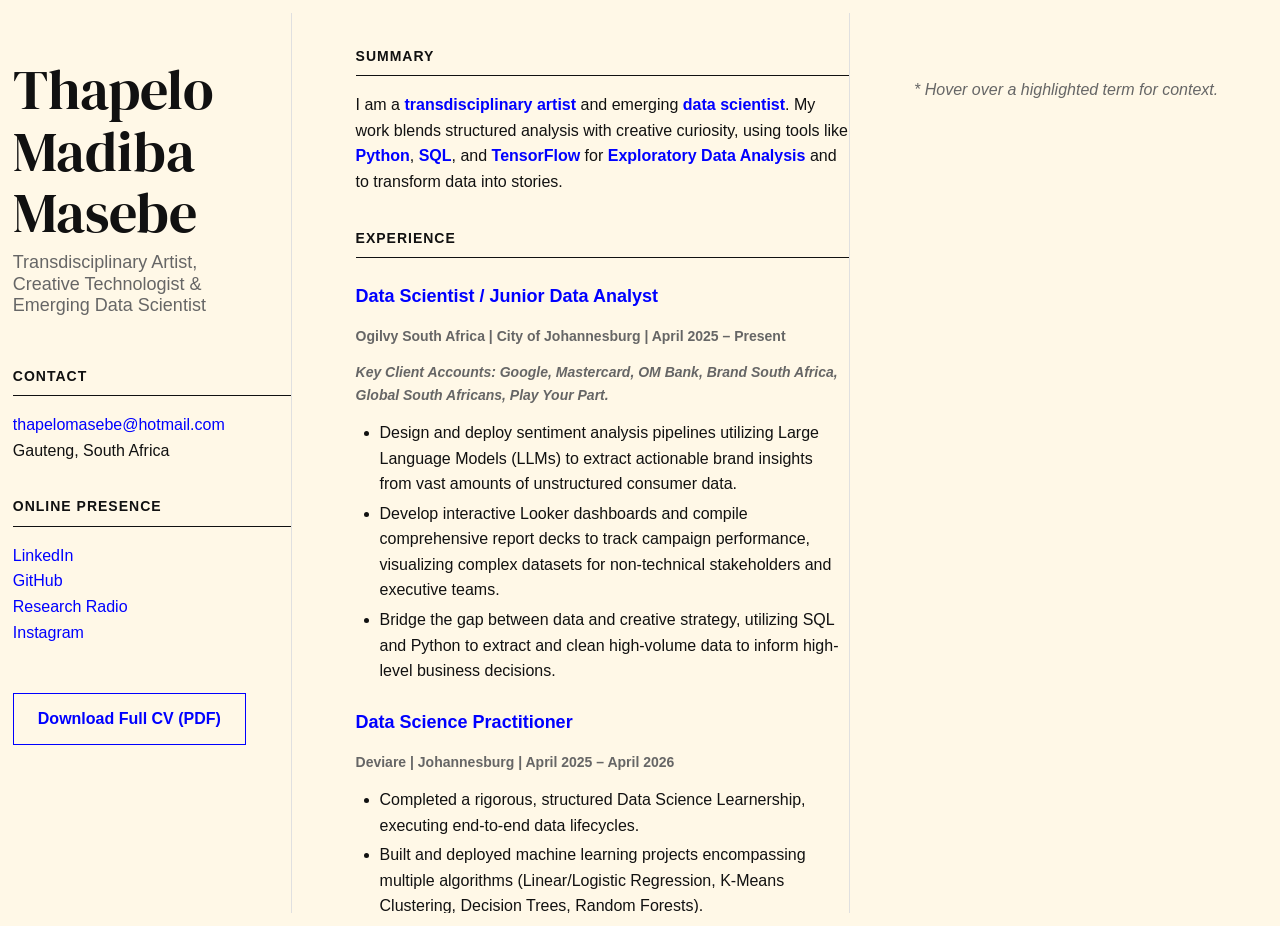
<file: index.html>
<!DOCTYPE html>
<html lang="en">
<head>
    <link rel="preconnect" href="https://fonts.googleapis.com">
    <link rel="preconnect" href="https://fonts.gstatic.com" crossorigin>
    <link href="https://fonts.googleapis.com/css2?family=DM+Serif+Display&display=swap" rel="stylesheet">
    <meta charset="UTF-8">
    <meta name="viewport" content="width=device-width, initial-scale=1.0">
    <title>Thapelo Madiba Masebe | Transdisciplinary Practitioner</title>
    <meta name="description" content="The digital CV and professional hub for Thapelo Madiba Masebe, a transdisciplinary artist, creative technologist, and emerging data scientist.">
    
    <!-- Google Tag Manager -->
    <script>(function(w,d,s,l,i){w[l]=w[l]||[];w[l].push({'gtm.start':
    new Date().getTime(),event:'gtm.js'});var f=d.getElementsByTagName(s)[0],
    j=d.createElement(s),dl=l!='dataLayer'?'&l='+l:'';j.async=true;j.src=
    'https://www.googletagmanager.com/gtm.js?id='+i+dl;f.parentNode.insertBefore(j,f);
    })(window,document,'script','dataLayer','GTM-5S2BNKVS');</script>
    <!-- End Google Tag Manager -->

    <!-- Add your favicon links here -->
     <link rel="icon" type="image/x-icon" href="./public/favicon.ico">
    
    <link rel="stylesheet" href="./css/style.css?v=2">
</head>
<body>
    <!-- Google Tag Manager (noscript) -->
    <noscript><iframe src="https://www.googletagmanager.com/ns.html?id=GTM-5S2BNKVS"
    height="0" width="0" style="display:none;visibility:hidden"></iframe></noscript>
    <!-- End Google Tag Manager (noscript) -->

    <main class="cv-container">
        
        <aside class="left-column">
            <header class="identity-header">
                <h1 class="name">Thapelo Madiba Masebe</h1>
                <p class="title">Transdisciplinary Artist,
                 Creative Technologist & Emerging Data Scientist
                </p>
                
            </header>

            <section class="contact-info">
                <h2 class="section-title">Contact</h2>
                <ul>
                    <li><a href="mailto:thapelomasebe@hotmail.com">thapelomasebe@hotmail.com</a></li>
                    <li>Gauteng, South Africa</li>
                </ul>
            </section>

            <section class="online-presence">
                <h2 class="section-title">Online Presence</h2>
                <ul>
                    <li><a href="https://www.linkedin.com/in/thapelo-masebe-733a67143" target="_blank" rel="noopener noreferrer">LinkedIn</a></li>
                    <li><a href="https://github.com/Cozisoul" target="_blank" rel="noopener noreferrer">GitHub</a></li>
                    <li><a href="https://www.researchradio.co.za/" target="_blank" rel="noopener noreferrer">Research Radio</a></li>
                    <li><a href="https://www.instagram.com/thapelo_gv72/" target="_blank" rel="noopener noreferrer">Instagram</a></li>
                </ul>
            </section>

            <section class="cv-download">
                 <a href="/assets/Thapelo_Masebe_CV.pdf" class="download-button" download>Download Full CV (PDF)</a>
            </section>
        </aside>

                <section class="middle-column">
            <h2 class="section-title">Summary</h2>
            <p>I am a <strong data-annotation="transdisciplinary">transdisciplinary artist</strong> and emerging <strong data-annotation="data-scientist">data scientist</strong>. My work blends structured analysis with creative curiosity, using tools like <strong data-annotation="python">Python</strong>, <strong data-annotation="sql">SQL</strong>, and <strong data-annotation="tensorflow">TensorFlow</strong> for <strong data-annotation="eda">Exploratory Data Analysis</strong> and to transform data into stories.</p>

            <h2 class="section-title">Experience</h2>
            <div class="job" data-annotation="ogilvy">
                <h3 class="job-title">Data Scientist / Junior Data Analyst</h3>
                <p class="job-meta">Ogilvy South Africa | City of Johannesburg | April 2025 – Present</p>
                <p class="job-meta"><em>Key Client Accounts: Google, Mastercard, OM Bank, Brand South Africa, Global South Africans, Play Your Part.</em></p>
                <ul class="cv-list">
                    <li>Design and deploy sentiment analysis pipelines utilizing Large Language Models (LLMs) to extract actionable brand insights from vast amounts of unstructured consumer data.</li>
                    <li>Develop interactive Looker dashboards and compile comprehensive report decks to track campaign performance, visualizing complex datasets for non-technical stakeholders and executive teams.</li>
                    <li>Bridge the gap between data and creative strategy, utilizing SQL and Python to extract and clean high-volume data to inform high-level business decisions.</li>
                </ul>
            </div>
            <div class="job" data-annotation="deviare">
                <h3 class="job-title">Data Science Practitioner</h3>
                <p class="job-meta">Deviare | Johannesburg | April 2025 – April 2026</p>
                <ul class="cv-list">
                    <li>Completed a rigorous, structured Data Science Learnership, executing end-to-end data lifecycles.</li>
                    <li>Built and deployed machine learning projects encompassing multiple algorithms (Linear/Logistic Regression, K-Means Clustering, Decision Trees, Random Forests).</li>
                    <li>Mastered data visualization and business intelligence reporting using Tableau and Power BI.</li>
                    <li>Compiled a comprehensive open-source portfolio detailing data extraction, wrangling, and algorithmic problem-solving.</li>
                </ul>
            </div>
             <div class="job" data-annotation="freelance">
                <h3 class="job-title">Freelance Photographer & Videographer</h3>
                <p class="job-meta">Self-Employed | Jan 2017 - Present</p>
            </div>
            <div class="job" data-annotation="varsity">
                <h3 class="job-title">Image Editor</h3>
                <p class="job-meta">Varsity Newspaper (UCT) | Jan 2018 - Dec 2018</p>
            </div>

            <h2 class="section-title">Projects</h2>
            <div class="job" data-annotation="pan-african-nlp">
                <h3 class="job-title">Pan-African Social Listening & Trend Analytics</h3>
                <p class="job-meta"><strong>Tags:</strong> Python | NLP | Sentiment Analysis | LLM Orchestration | Data Engineering</p>
                <ul class="cv-list">
                    <li>Architected an automated data pipeline to monitor, scrape, and analyze macroeconomic and consumer trends across South Africa, Kenya, and Nigeria.</li>
                    <li>Implemented advanced Natural Language Processing (NLP) and sentiment analysis workflows to extract cultural nuances and brand insights from massive streams of unstructured text data.</li>
                    <li>Transformed multi-country behavioral datasets into structured intelligence to fuel regional market strategies and corporate decision-making.</li>
                </ul>
            </div>

            <h2 class="section-title">Certifications</h2>
            <ul class="cert-list">
                <li data-annotation="deviare-cert">Data Science Practitioner Certificate | Deviare (April 2026)</li>
                <li data-annotation="google-analytics">Google Analytics Certification</li>
                <li data-annotation="aws-ml">AWS Educate Machine Learning Foundations</li>
                <li data-annotation="aws-genai">Introducing Generative AI with AWS</li>
                <li data-annotation="tf-deep-learning">Deep Learning with TensorFlow</li>
                <li data-annotation="tf-genai">GenAI for Data Scientists</li>
            </ul>
        </section>

        <aside id="annotation-panel" class="right-column">
            <div class="annotation-content">
                <p class="placeholder">* Hover over a highlighted term for context.</p>
            </div>
        </aside>

    </main>

    <script type="module" src="./js/main.js"></script>
</body>
</html>
</file>
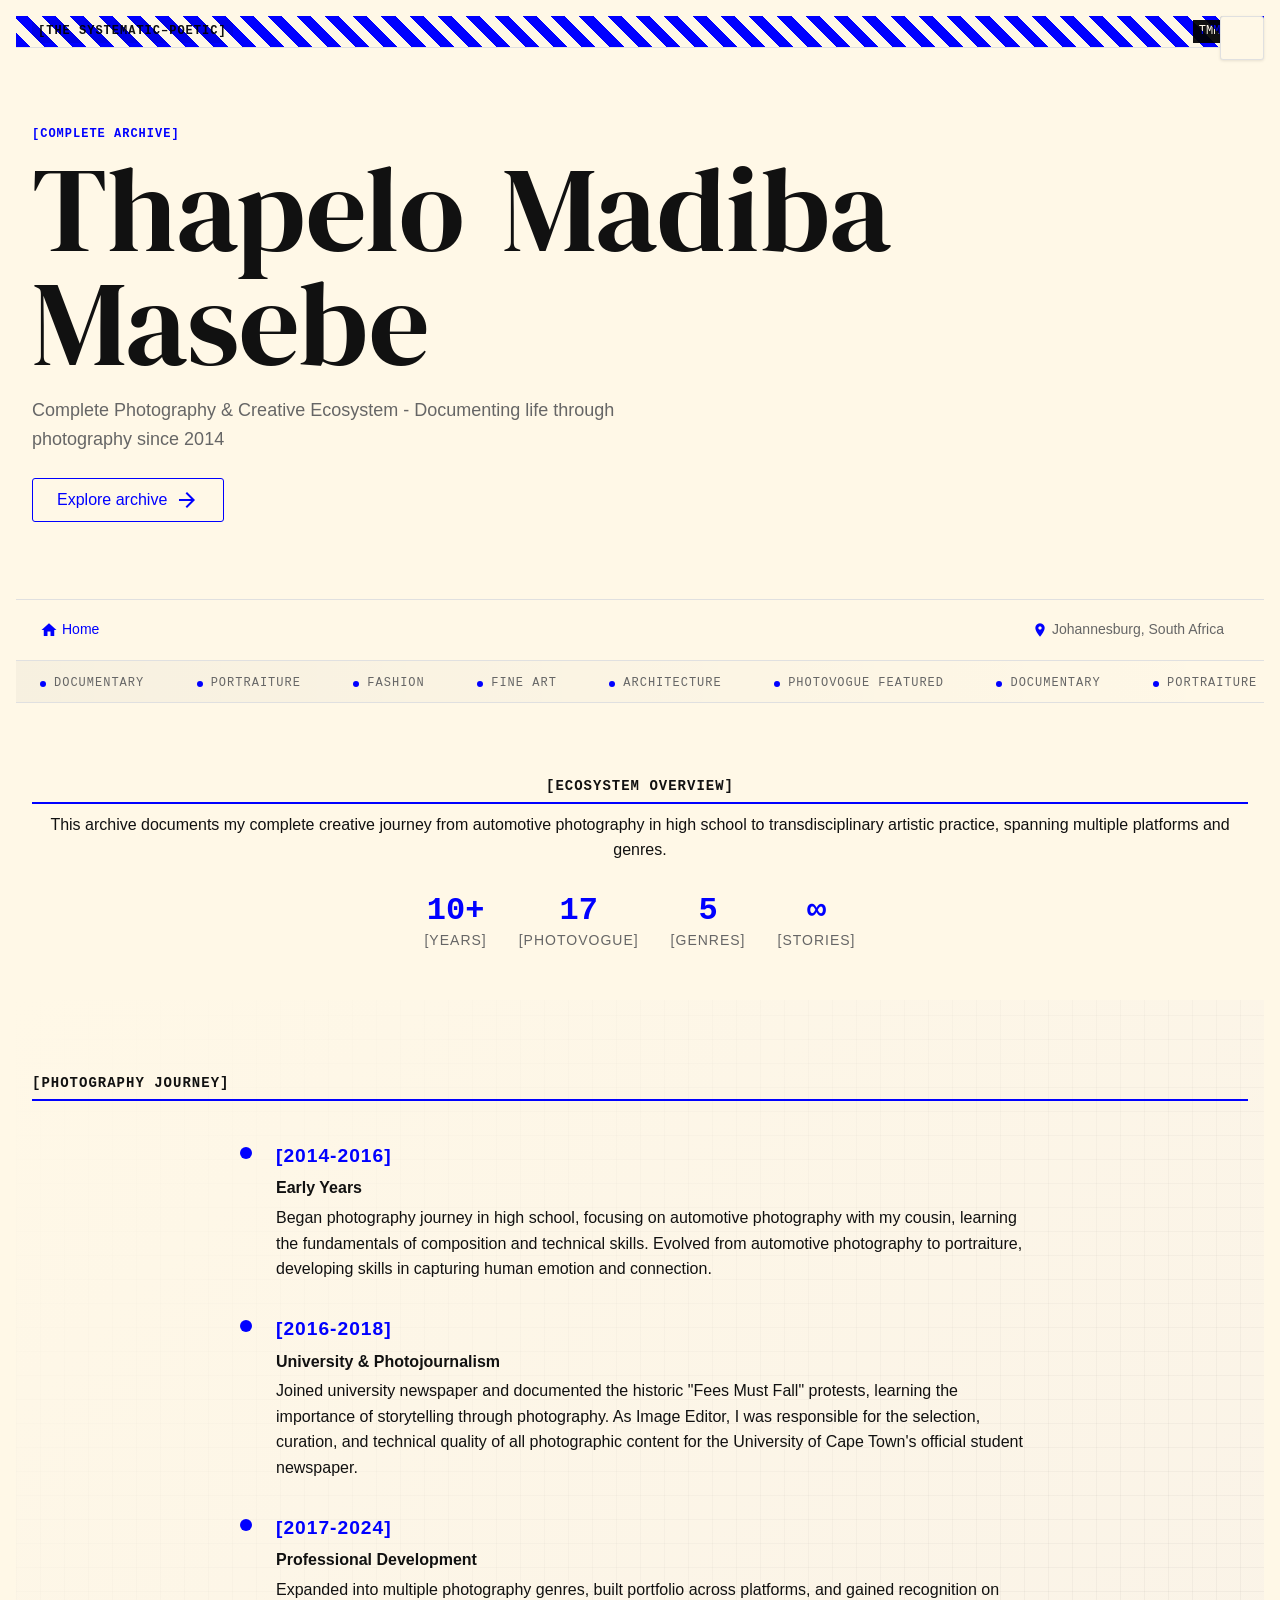
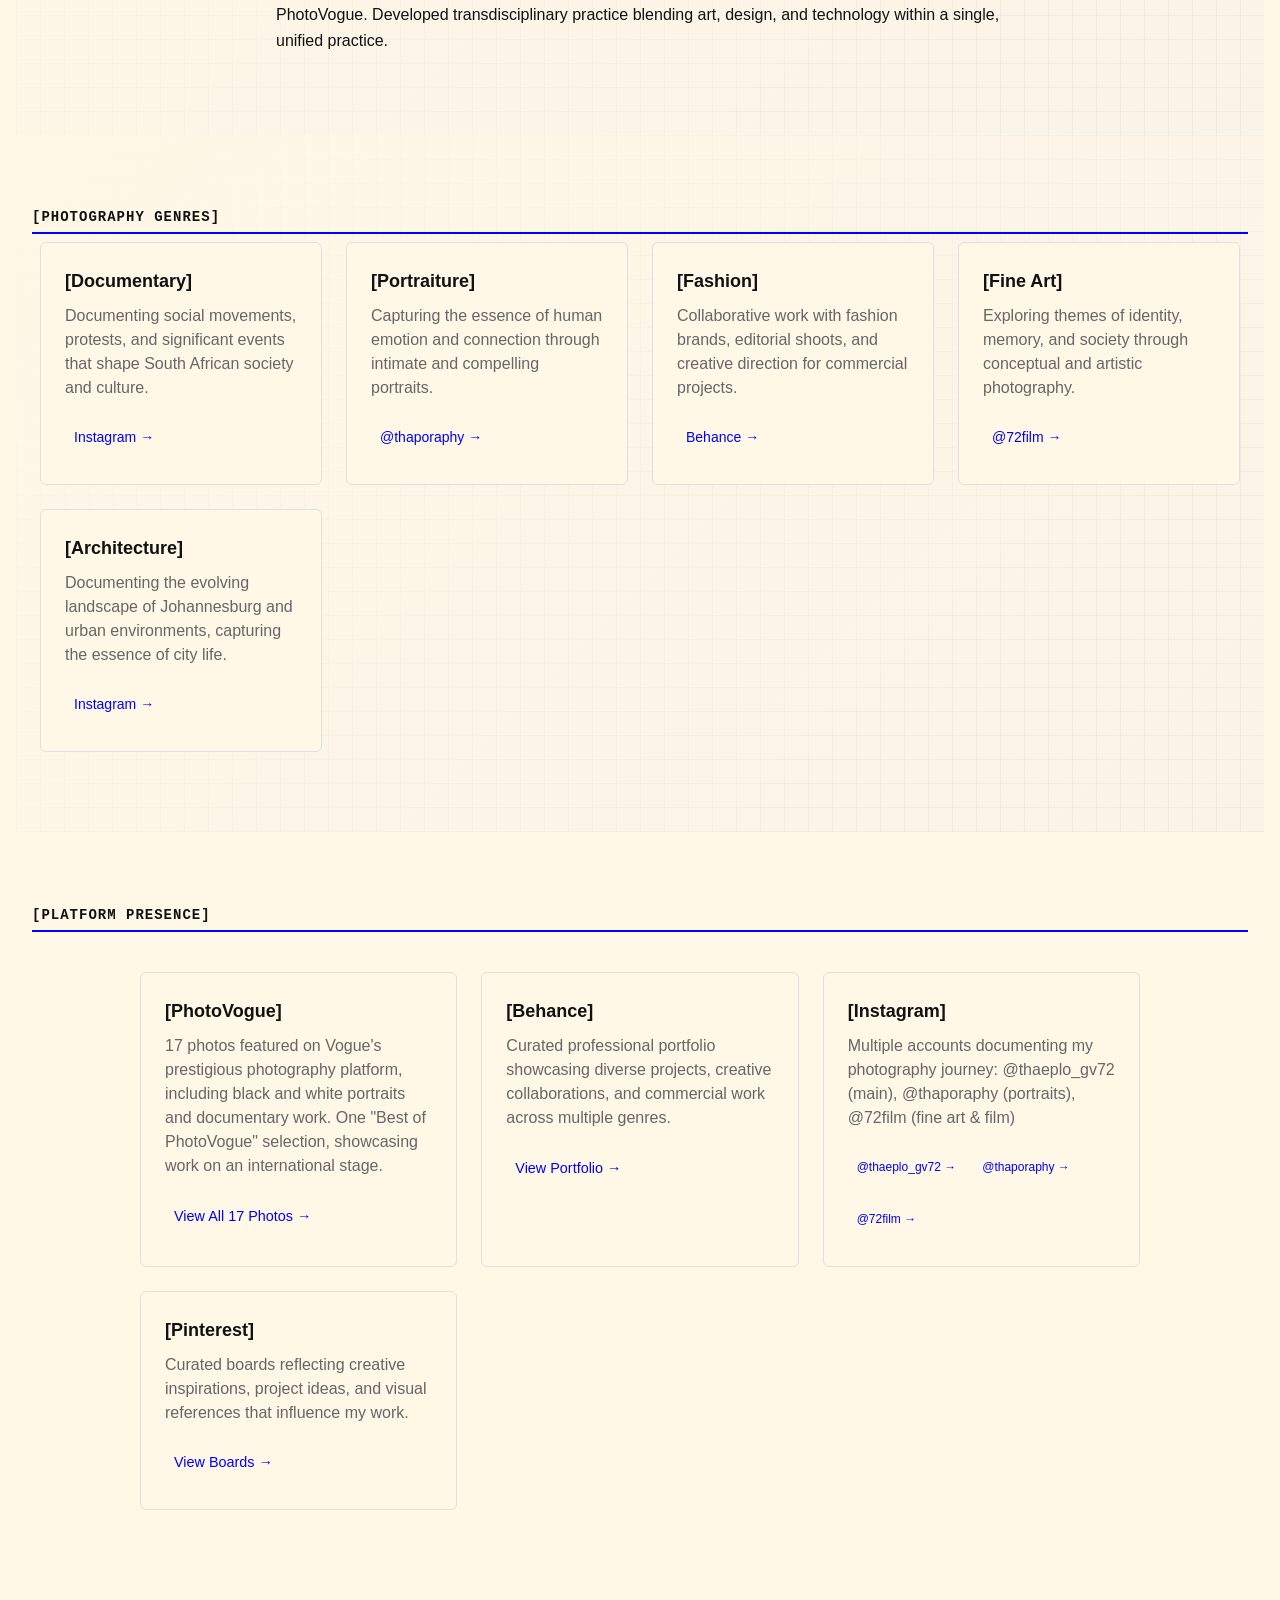
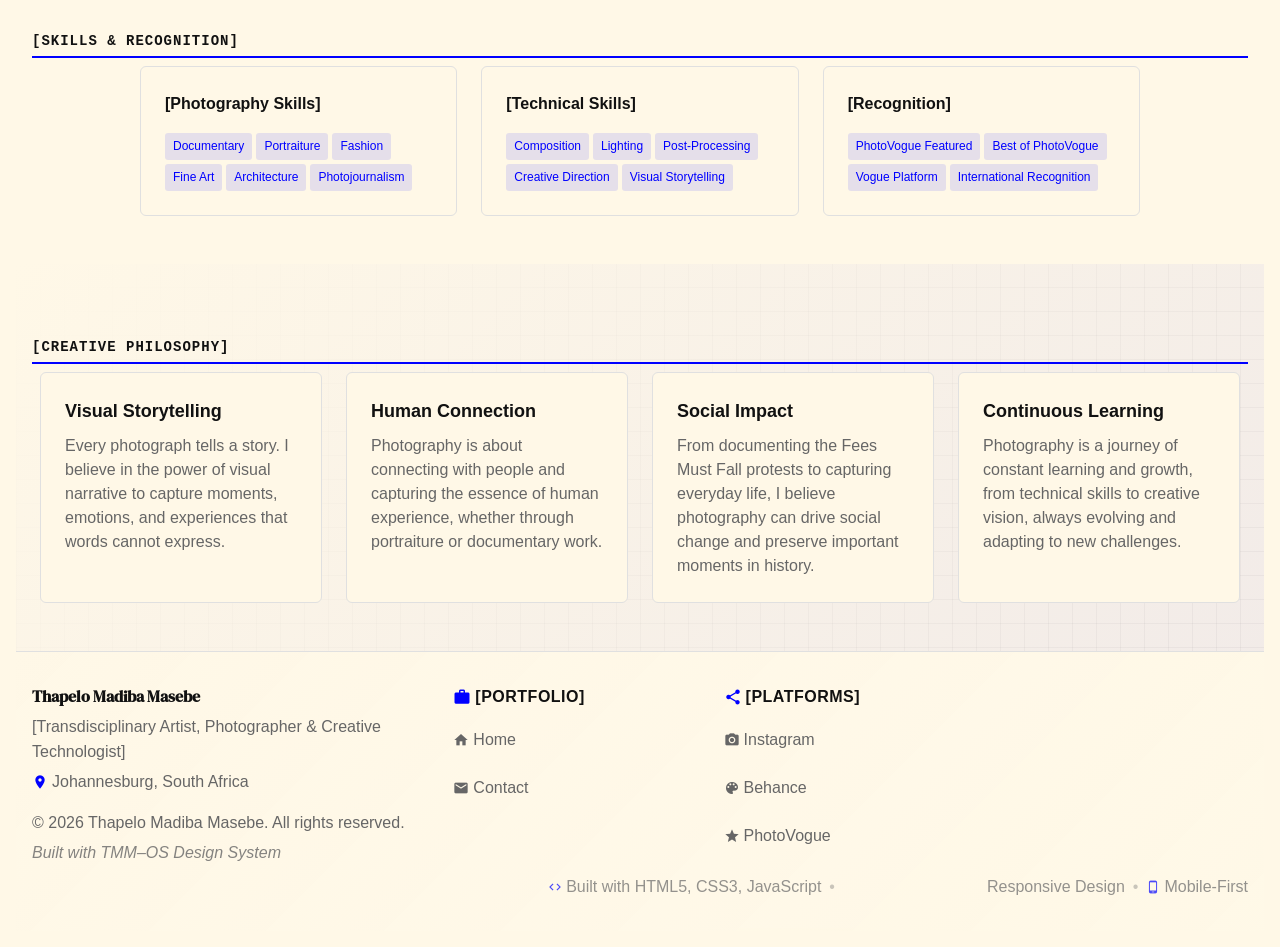
<file: archive.html>
<!DOCTYPE html>
<html lang="en">
<head>
    <link rel="preconnect" href="https://fonts.googleapis.com">
    <link rel="preconnect" href="https://fonts.gstatic.com" crossorigin>
    <link href="https://fonts.googleapis.com/css2?family=DM+Serif+Display&display=swap" rel="stylesheet">
    <link href="https://fonts.googleapis.com/icon?family=Material+Icons" rel="stylesheet">
    <meta charset="UTF-8">
    <meta name="viewport" content="width=device-width,initial-scale=1.0,maximum-scale=5.0,user-scalable=yes,viewport-fit=cover">
    <title>Archive | Thapelo Madiba Masebe</title>
    <meta name="description" content="Complete archive of work by Thapelo Madiba Masebe - South African transdisciplinary artist, photographer, and creative technologist.">
    <meta name="theme-color" content="#FFF8E7">
    <meta name="mobile-web-app-capable" content="yes">
    <meta name="apple-mobile-web-app-status-bar-style" content="default">
    <meta name="apple-mobile-web-app-title" content="TMM Archive">
    <meta name="format-detection" content="telephone=no">
    
    <!-- Favicon and app icons -->
    <link rel="icon" type="image/svg+xml" href="data:image/svg+xml,<svg xmlns='http://www.w3.org/2000/svg' viewBox='0 0 100 100'><text y='.9em' font-size='90'>📸</text></svg>">
    <link rel="apple-touch-icon" href="data:image/svg+xml,<svg xmlns='http://www.w3.org/2000/svg' viewBox='0 0 100 100'><text y='.9em' font-size='90'>📸</text></svg>">
    <link rel="manifest" href="/manifest.json">
    
    <!-- Critical CSS -->
    <style>
      /* Critical above-the-fold styles */
      :root{
        --clr-bg: #FFF8E7;
        --clr-text: #111111;
        --clr-link: #0000FF;
        --clr-muted: #666666;
        --clr-border: #e0e0e0;
      }
      body{font-family:'Helvetica Neue',Helvetica,Arial,sans-serif;margin:0;padding:1%;background-color:var(--clr-bg);color:var(--clr-text)}
      .archive-container{display:grid;grid-template-columns:1fr 2fr 1.5fr;max-width:1440px;margin:0 auto;min-height:100vh;gap:2rem}
      .name{font-family:'DM Serif Display',serif;font-size:clamp(32px,8vw,80px);font-weight:400;line-height:1.1;margin-bottom:0.5rem;color:var(--clr-text)}
      .title{font-size:clamp(14px,4vw,24px);font-weight:400;margin:0 3rem 3rem 0;color:var(--clr-muted)}
      .bio-image{display:flex;justify-content:center;align-items:center;width:100%;margin-bottom:1rem;text-align:center}
      @media (max-width:768px){
        .archive-container{grid-template-columns:1fr;gap:1rem;padding:1rem;height:auto;min-height:100vh;width:100%}
        .left-column,.middle-column,.right-column{padding:1rem;width:100%}
        .name{font-size:clamp(28px,6vw,40px);text-align:center;margin-bottom:1rem}
        .title{font-size:clamp(14px,4vw,18px);margin:0 0 2rem 0;text-align:center}
        .profile-photo{width:clamp(80px,20vw,120px);height:clamp(80px,20vw,120px);margin:0 auto 1rem}
        .image-gallery{grid-template-columns:1fr;gap:1rem}
        .gallery-item{margin-bottom:1rem}
        .footer-content{grid-template-columns:1fr;text-align:center;gap:1rem}
      }
      @media (max-width:480px){
        .archive-container{padding:0.5rem;gap:0.5rem}
        .left-column,.middle-column,.right-column{padding:0.5rem}
        .name{font-size:clamp(24px,8vw,32px)}
        .title{font-size:clamp(12px,4vw,16px)}
        .profile-photo{width:clamp(60px,25vw,100px);height:clamp(60px,25vw,100px)}
        .section-title{font-size:clamp(10px,3vw,14px)}
        .contact-list li,.social-list li,.skills-list li,.awards-list li{font-size:clamp(11px,3vw,15px)}
        }
    </style>

    <!-- Load CSS immediately -->
    <!-- reference: 03-components.css present via @import in css/main.css -->
    <link rel="stylesheet" href="./css/main.css?v=2.4">

    <!-- Preload fonts -->
    <link rel="preconnect" href="https://fonts.googleapis.com">
    <link rel="preconnect" href="https://fonts.gstatic.com" crossorigin>
    <link href="https://fonts.googleapis.com/css2?family=DM+Serif+Display:wght@400&display=swap" rel="stylesheet">
</head>
<body class="smooth-scroll" data-theme="light">
    
    <!-- [NOTICE BAR] The Systematic–Poetic -->
    <div class="notice-bar" aria-hidden="true">
      <div class="notice-bar__inner">
        <div class="notice-bar__text">[The Systematic–Poetic]</div>
        <div class="notice-bar__tag">TMM–OS</div>
      </div>
    </div>

    <a class="skip-link" href="#main-content">Skip to main content</a>

    <!-- [ARCHIVE HERO] -->
    <header class="display-hero" role="banner">
      <div class="display-hero__inner">
        <div class="hero-eyebrow">[Complete Archive]</div>
        <h1 class="hero-title">Thapelo Madiba Masebe</h1>
        <p class="hero-subtitle">Complete Photography & Creative Ecosystem - Documenting life through photography since 2014</p>
        <a href="#archive-content" class="hero-cta">
          Explore archive
          <span class="material-icons" aria-hidden="true">arrow_forward</span>
        </a>
      </div>
    </header>

    <!-- [NAVIGATION BAR] -->
    <nav class="main-navigation" aria-label="Main navigation">
      <div class="nav-container">
        <a href="/" class="nav-home" aria-label="Go to homepage">
          <span class="material-icons">home</span>
          <span class="nav-text">Home</span>
        </a>
        <div class="nav-info">
          <span class="nav-location">
            <span class="material-icons">location_on</span>
            Johannesburg, South Africa
          </span>
          <span class="nav-date" id="current-date-archive"></span>
        </div>
      </div>
    </nav>

    <!-- [MARQUEE STRIPE] -->
    <div class="marquee" aria-hidden="true">
      <div class="marquee__track">
        <span class="marquee__item"><span class="marquee__dot"></span> Documentary</span>
        <span class="marquee__item"><span class="marquee__dot"></span> Portraiture</span>
        <span class="marquee__item"><span class="marquee__dot"></span> Fashion</span>
        <span class="marquee__item"><span class="marquee__dot"></span> Fine Art</span>
        <span class="marquee__item"><span class="marquee__dot"></span> Architecture</span>
        <span class="marquee__item"><span class="marquee__dot"></span> PhotoVogue Featured</span>
        <!-- duplicate for smooth loop -->
        <span class="marquee__item"><span class="marquee__dot"></span> Documentary</span>
        <span class="marquee__item"><span class="marquee__dot"></span> Portraiture</span>
        <span class="marquee__item"><span class="marquee__dot"></span> Fashion</span>
        <span class="marquee__item"><span class="marquee__dot"></span> Fine Art</span>
        <span class="marquee__item"><span class="marquee__dot"></span> Architecture</span>
        <span class="marquee__item"><span class="marquee__dot"></span> PhotoVogue Featured</span>
      </div>
    </div>

    <!-- [THEME TOGGLE] -->
    <button class="theme-toggle" id="theme-toggle" aria-label="Toggle dark mode">
        <span class="material-icons" id="theme-icon">dark_mode</span>
    </button>

    <!-- [ARCHIVE MAIN] -->
    <main id="main-content" class="archive-exhibition">

        <!-- [ARCHIVE OVERVIEW] -->
        <section class="archive-overview">
            <div class="container">
                <h2 class="section-title">[Ecosystem Overview]</h2>
            <p class="archive-description">This archive documents my complete creative journey from automotive photography in high school to transdisciplinary artistic practice, spanning multiple platforms and genres.</p>
            
            <div class="ecosystem-stats">
                <div class="stat-item">
                    <span class="stat-number">10+</span>
                        <span class="stat-label">[Years]</span>
                </div>
                <div class="stat-item">
                    <span class="stat-number">17</span>
                        <span class="stat-label">[PhotoVogue]</span>
                </div>
                <div class="stat-item">
                    <span class="stat-number">5</span>
                        <span class="stat-label">[Genres]</span>
                </div>
                <div class="stat-item">
                    <span class="stat-number">∞</span>
                        <span class="stat-label">[Stories]</span>
                    </div>
                </div>
            </div>
        </section>

        <!-- [PHOTOGRAPHY JOURNEY] -->
        <section class="journey-section">
            <div class="container">
                <h2 class="section-title">[Photography Journey]</h2>
                <div class="journey-timeline">
                    <div class="timeline-item">
                        <div class="timeline-marker"></div>
                        <div class="timeline-content">
                            <h3 class="timeline-year">[2014-2016]</h3>
                            <h4 class="timeline-title">Early Years</h4>
                            <p>Began photography journey in high school, focusing on automotive photography with my cousin, learning the fundamentals of composition and technical skills. Evolved from automotive photography to portraiture, developing skills in capturing human emotion and connection.</p>
                        </div>
                    </div>
                    
                    <div class="timeline-item">
                        <div class="timeline-marker"></div>
                        <div class="timeline-content">
                            <h3 class="timeline-year">[2016-2018]</h3>
                            <h4 class="timeline-title">University & Photojournalism</h4>
                            <p>Joined university newspaper and documented the historic "Fees Must Fall" protests, learning the importance of storytelling through photography. As Image Editor, I was responsible for the selection, curation, and technical quality of all photographic content for the University of Cape Town's official student newspaper.</p>
                        </div>
                    </div>
                    
                    <div class="timeline-item">
                        <div class="timeline-marker"></div>
                        <div class="timeline-content">
                            <h3 class="timeline-year">[2017-2024]</h3>
                            <h4 class="timeline-title">Professional Development</h4>
                            <p>Expanded into multiple photography genres, built portfolio across platforms, and gained recognition on PhotoVogue. Developed transdisciplinary practice blending art, design, and technology within a single, unified practice.</p>
                        </div>
                    </div>
                </div>
            </div>
        </section>

        <!-- [PHOTOGRAPHY GENRES] -->
        <section class="genres-exhibition">
            <div class="container">
                <h2 class="section-title">[Photography Genres]</h2>
                <div class="genres-grid">
                    <div class="genre-card">
                        <h3>[Documentary]</h3>
                        <p>Documenting social movements, protests, and significant events that shape South African society and culture.</p>
                        <div class="genre-links">
                            <a href="https://www.instagram.com/thaeplo_gv72/" target="_blank" rel="noopener noreferrer" class="genre-link">Instagram →</a>
                </div>
            </div>

                    <div class="genre-card">
                        <h3>[Portraiture]</h3>
                        <p>Capturing the essence of human emotion and connection through intimate and compelling portraits.</p>
                        <div class="genre-links">
                            <a href="https://www.instagram.com/thaporaphy/" target="_blank" rel="noopener noreferrer" class="genre-link">@thaporaphy →</a>
                </div>
            </div>

                    <div class="genre-card">
                        <h3>[Fashion]</h3>
                        <p>Collaborative work with fashion brands, editorial shoots, and creative direction for commercial projects.</p>
                        <div class="genre-links">
                            <a href="https://www.behance.net/thapelomasebe" target="_blank" rel="noopener noreferrer" class="genre-link">Behance →</a>
                </div>
            </div>

                    <div class="genre-card">
                        <h3>[Fine Art]</h3>
                        <p>Exploring themes of identity, memory, and society through conceptual and artistic photography.</p>
                        <div class="genre-links">
                            <a href="https://www.instagram.com/72film/" target="_blank" rel="noopener noreferrer" class="genre-link">@72film →</a>
                </div>
            </div>

                    <div class="genre-card">
                        <h3>[Architecture]</h3>
                        <p>Documenting the evolving landscape of Johannesburg and urban environments, capturing the essence of city life.</p>
                        <div class="genre-links">
                            <a href="https://www.instagram.com/thaeplo_gv72/" target="_blank" rel="noopener noreferrer" class="genre-link">Instagram →</a>
                        </div>
                    </div>
                </div>
            </div>
        </section>

        <!-- [PLATFORM PRESENCE] -->
        <section class="platforms-section">
            <div class="container">
                <h2 class="section-title">[Platform Presence]</h2>
                <div class="platforms-grid">
                    <div class="platform-card">
                        <h3>[PhotoVogue]</h3>
                        <p>17 photos featured on Vogue's prestigious photography platform, including black and white portraits and documentary work. One "Best of PhotoVogue" selection, showcasing work on an international stage.</p>
                        <a href="https://www.vogue.com/photovogue/photographers/210386" target="_blank" rel="noopener noreferrer" class="platform-link">View All 17 Photos →</a>
            </div>

                    <div class="platform-card">
                        <h3>[Behance]</h3>
                        <p>Curated professional portfolio showcasing diverse projects, creative collaborations, and commercial work across multiple genres.</p>
                        <a href="https://www.behance.net/thapelomasebe" target="_blank" rel="noopener noreferrer" class="platform-link">View Portfolio →</a>
                    </div>
                    
                    <div class="platform-card">
                        <h3>[Instagram]</h3>
                        <p>Multiple accounts documenting my photography journey: @thaeplo_gv72 (main), @thaporaphy (portraits), @72film (fine art & film)</p>
                        <div class="instagram-links">
                            <a href="https://www.instagram.com/thaeplo_gv72/" target="_blank" rel="noopener noreferrer" class="platform-link">@thaeplo_gv72 →</a>
                            <a href="https://www.instagram.com/thaporaphy/" target="_blank" rel="noopener noreferrer" class="platform-link">@thaporaphy →</a>
                            <a href="https://www.instagram.com/72film/" target="_blank" rel="noopener noreferrer" class="platform-link">@72film →</a>
                        </div>
                    </div>
                    
                    <div class="platform-card">
                        <h3>[Pinterest]</h3>
                        <p>Curated boards reflecting creative inspirations, project ideas, and visual references that influence my work.</p>
                        <a href="https://za.pinterest.com/thapelomasebe/" target="_blank" rel="noopener noreferrer" class="platform-link">View Boards →</a>
                    </div>
                </div>
            </div>
        </section>

        <!-- [SKILLS & RECOGNITION] -->
        <section class="skills-section">
            <div class="container">
                <h2 class="section-title">[Skills & Recognition]</h2>
            <div class="skills-grid">
                <div class="skill-category">
                        <h3>[Photography Skills]</h3>
                    <div class="skill-tags">
                        <span class="skill-tag">Documentary</span>
                        <span class="skill-tag">Portraiture</span>
                        <span class="skill-tag">Fashion</span>
                        <span class="skill-tag">Fine Art</span>
                        <span class="skill-tag">Architecture</span>
                        <span class="skill-tag">Photojournalism</span>
                    </div>
                </div>
                
                <div class="skill-category">
                        <h3>[Technical Skills]</h3>
                    <div class="skill-tags">
                        <span class="skill-tag">Composition</span>
                        <span class="skill-tag">Lighting</span>
                        <span class="skill-tag">Post-Processing</span>
                        <span class="skill-tag">Creative Direction</span>
                        <span class="skill-tag">Visual Storytelling</span>
                    </div>
                </div>
                
                <div class="skill-category">
                        <h3>[Recognition]</h3>
                    <div class="skill-tags">
                        <span class="skill-tag">PhotoVogue Featured</span>
                        <span class="skill-tag">Best of PhotoVogue</span>
                        <span class="skill-tag">Vogue Platform</span>
                        <span class="skill-tag">International Recognition</span>
                        </div>
                    </div>
                </div>
            </div>
        </section>

        <!-- [CREATIVE PHILOSOPHY] -->
        <section class="philosophy-section">
            <div class="container">
                <h2 class="section-title">[Creative Philosophy]</h2>
            <div class="philosophy-grid">
                <div class="philosophy-item">
                        <h3>Visual Storytelling</h3>
                    <p>Every photograph tells a story. I believe in the power of visual narrative to capture moments, emotions, and experiences that words cannot express.</p>
                </div>
                
                <div class="philosophy-item">
                        <h3>Human Connection</h3>
                    <p>Photography is about connecting with people and capturing the essence of human experience, whether through portraiture or documentary work.</p>
                </div>
                
                <div class="philosophy-item">
                        <h3>Social Impact</h3>
                    <p>From documenting the Fees Must Fall protests to capturing everyday life, I believe photography can drive social change and preserve important moments in history.</p>
                </div>
                
                <div class="philosophy-item">
                        <h3>Continuous Learning</h3>
                    <p>Photography is a journey of constant learning and growth, from technical skills to creative vision, always evolving and adapting to new challenges.</p>
                    </div>
                </div>
            </div>
        </section>

    </main>

    <!-- [FOOTER] -->
    <footer class="main-footer">
        <div class="footer-content">
            <div class="footer-left">
                <div class="footer-brand">
                    <h3 class="footer-name">Thapelo Madiba Masebe</h3>
                    <p class="footer-subtitle">[Transdisciplinary Artist, Photographer & Creative Technologist]</p>
                    <p class="footer-location">
                        <span class="material-icons">location_on</span>
                        Johannesburg, South Africa
                    </p>
                </div>
                <div class="footer-copyright">
                    <p>&copy; <span id="current-year">2024</span> Thapelo Madiba Masebe. All rights reserved.</p>
                    <p class="footer-credits">Built with TMM–OS Design System</p>
                </div>
            </div>
            <div class="footer-right">
                <div class="footer-sections">
                    <div class="footer-section">
                        <h4 class="footer-section-title">
                            <span class="material-icons">work</span>
                            [Portfolio]
                        </h4>
                        <div class="footer-links">
                            <a href="/">
                                <span class="material-icons">home</span>
                                Home
                            </a>
                            <a href="mailto:thapelomasebe@hotmail.com">
                                <span class="material-icons">email</span>
                                Contact
                            </a>
                        </div>
                    </div>
                    <div class="footer-section">
                        <h4 class="footer-section-title">
                            <span class="material-icons">share</span>
                            [Platforms]
                        </h4>
                        <div class="footer-links">
                            <a href="https://www.instagram.com/thapelo_gv72/" target="_blank" rel="noopener noreferrer">
                                <span class="material-icons">photo_camera</span>
                                Instagram
                            </a>
                            <a href="https://www.behance.net/thapelomasebe" target="_blank" rel="noopener noreferrer">
                                <span class="material-icons">palette</span>
                                Behance
                            </a>
                            <a href="https://www.vogue.com/photovogue/photographers/210386" target="_blank" rel="noopener noreferrer">
                                <span class="material-icons">star</span>
                                PhotoVogue
                            </a>
                        </div>
                    </div>
                </div>
                <div class="footer-tech">
                    <span>
                        <span class="material-icons">code</span>
                        Built with HTML5, CSS3, JavaScript
                    </span>
                    <span class="footer-separator">•</span>
                    <span>
                        <span class="material-icons">responsive</span>
                        Responsive Design
                    </span>
                    <span class="footer-separator">•</span>
                    <span>
                        <span class="material-icons">phone_android</span>
                        Mobile-First
                    </span>
                </div>
            </div>
        </div>
    </footer>

    <!-- [PERFORMANCE MONITORING] -->
    <script>
      // Core Web Vitals monitoring
      function sendToAnalytics(metric) {
        console.log('Performance Metric:', metric);
        // Add your analytics tracking here
      }

      // Measure LCP
      new PerformanceObserver((entryList) => {
        for (const entry of entryList.getEntries()) {
          sendToAnalytics({ name: 'LCP', value: entry.startTime });
        }
      }).observe({ entryTypes: ['largest-contentful-paint'] });

      // Measure FID
      new PerformanceObserver((entryList) => {
        for (const entry of entryList.getEntries()) {
          sendToAnalytics({ name: 'FID', value: entry.processingStart - entry.startTime });
        }
      }).observe({ entryTypes: ['first-input'] });

        // Measure CLS (only if supported)
        if ('PerformanceObserver' in window) {
          try {
            let clsValue = 0;
            new PerformanceObserver((entryList) => {
              for (const entry of entryList.getEntries()) {
                if (!entry.hadRecentInput) {
                  clsValue += entry.value;
                  sendToAnalytics({ name: 'CLS', value: clsValue });
                }
              }
            }).observe({ entryTypes: ['layout-shift'] });
          } catch (e) {
            console.log('CLS measurement not supported in this browser');
          }
        }
    </script>

    <script>
      // Update current year and date dynamically
      const currentYear = new Date().getFullYear();
      const currentDate = new Date();

      // Format date as "Mon DD, YYYY"
      const dateOptions = {
        year: 'numeric',
        month: 'short',
        day: 'numeric'
      };
      const formattedDate = currentDate.toLocaleDateString('en-US', dateOptions);

      document.getElementById('current-year').textContent = currentYear;
      document.getElementById('current-year-timeline').textContent = currentYear;
      document.getElementById('current-date-archive').textContent = formattedDate;

      // Calculate age dynamically (assuming birth year 1996)
      const birthYear = 1996;
      const age = currentYear - birthYear;
      document.getElementById('age').textContent = age;
    </script>

    <script src="./js/cookie-consent.js?v=2.4"></script>
    <script src="./js/main.js?v=2.4"></script>
    <script>
        // Archive page specific initialization
        document.addEventListener('DOMContentLoaded', function() {
            console.log('Archive page loaded successfully');
            
            // Check if theme toggle is working
            const themeToggle = document.getElementById('theme-toggle');
            if (themeToggle) {
                console.log('Theme toggle found on archive page');
            } else {
                console.error('Theme toggle not found on archive page');
            }
        });
    </script>
</body>
</html>
</file>
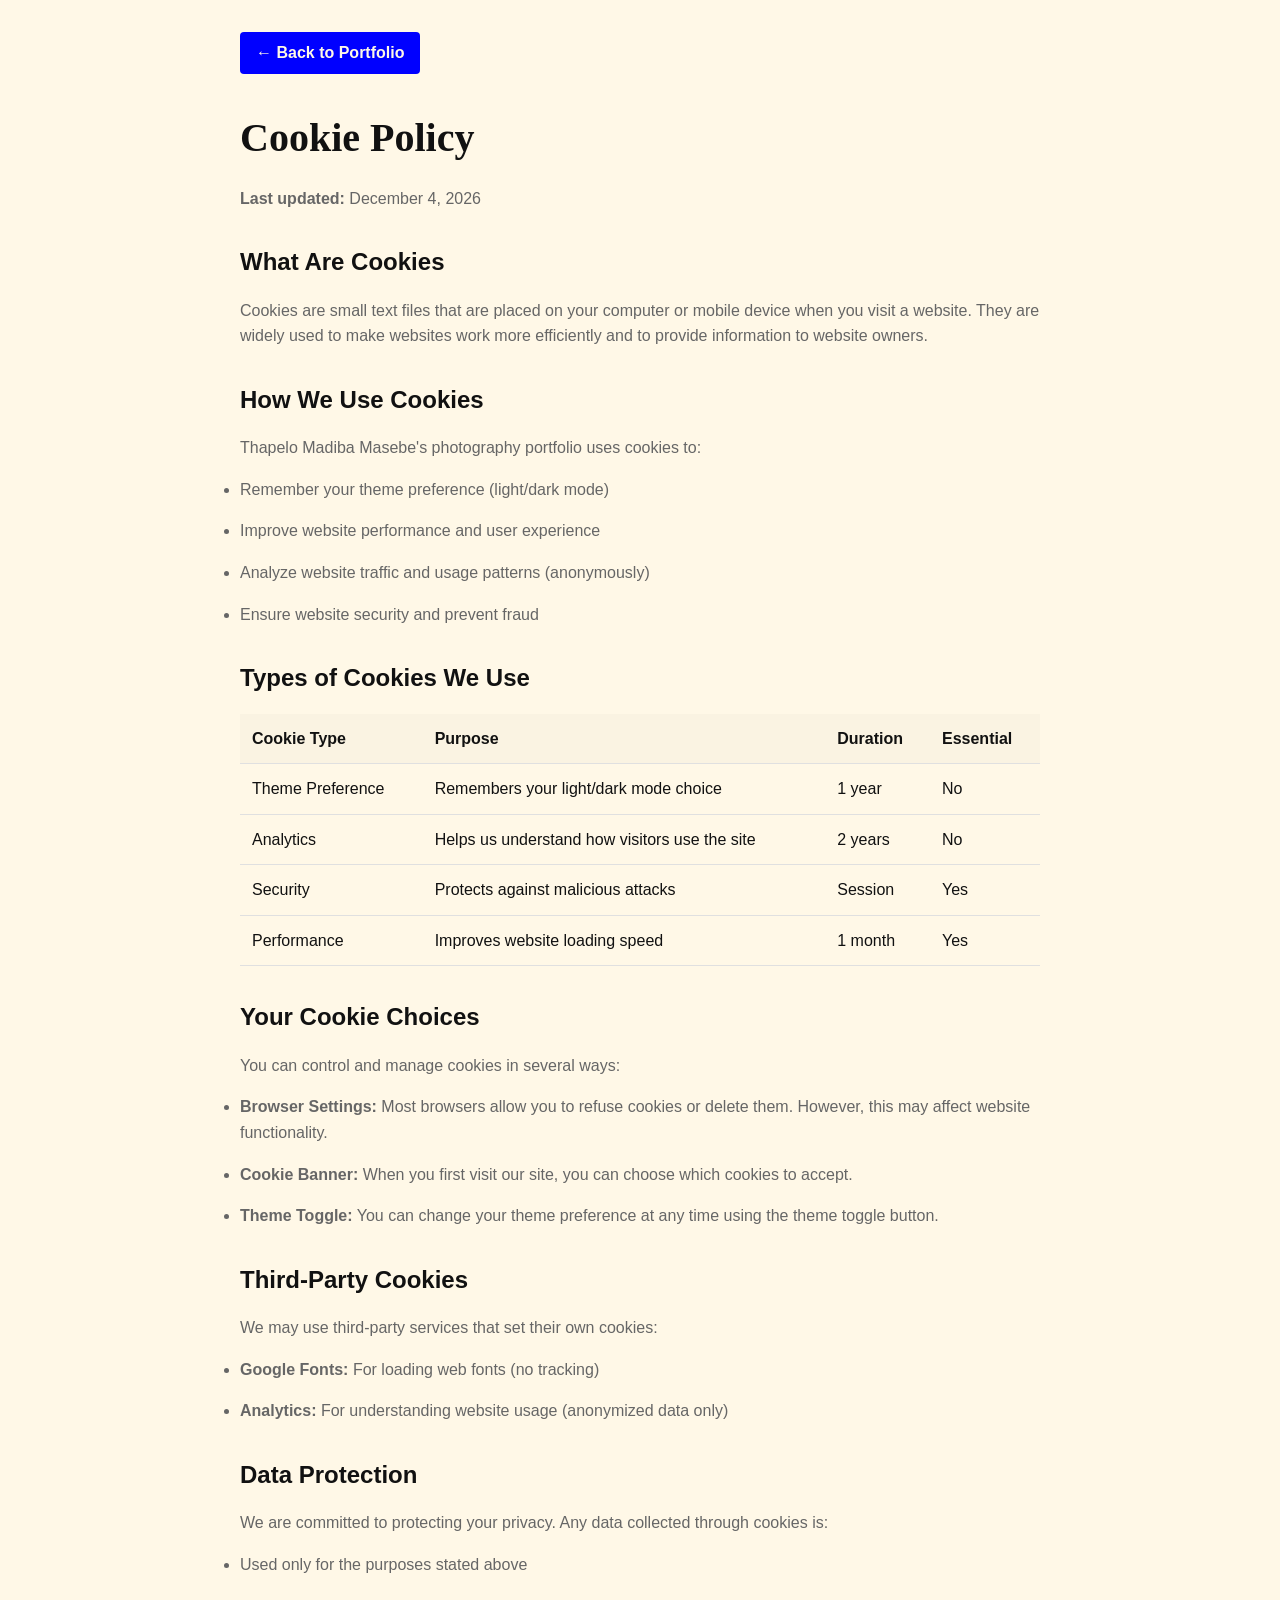
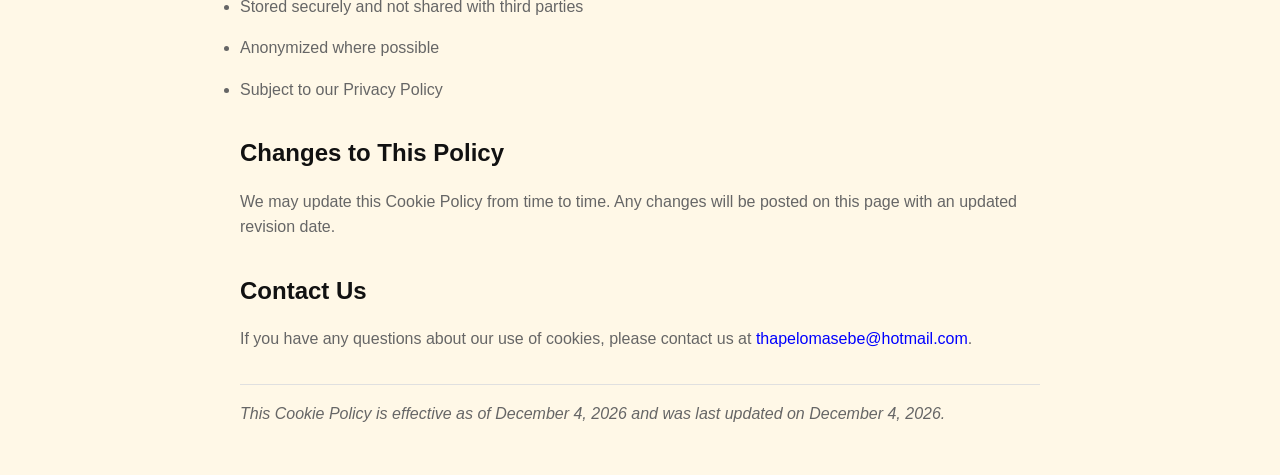
<file: cookie-consent.html>
<!DOCTYPE html>
<html lang="en">
<head>
    <meta charset="UTF-8">
    <meta name="viewport" content="width=device-width, initial-scale=1.0">
    <title>Cookie Policy | Thapelo Madiba Masebe</title>
    <meta name="description" content="Learn about how we use cookies on Thapelo Madiba Masebe's photography portfolio website.">
    <meta name="robots" content="noindex, nofollow">
    <style>
        :root {
            --clr-bg: #FFF8E7;
            --clr-text: #111111;
            --clr-link: #0000FF;
            --clr-muted: #666666;
            --clr-border: #e0e0e0;
            --clr-accent: #0000FF;
        }
        
        * {
            margin: 0;
            padding: 0;
            box-sizing: border-box;
        }
        
        body {
            font-family: 'Helvetica Neue', Helvetica, Arial, sans-serif;
            background-color: var(--clr-bg);
            color: var(--clr-text);
            line-height: 1.6;
            padding: 2rem;
        }
        
        .container {
            max-width: 800px;
            margin: 0 auto;
        }
        
        h1 {
            font-family: 'DM Serif Display', serif;
            font-size: 2.5rem;
            margin-bottom: 1rem;
            color: var(--clr-text);
        }
        
        h2 {
            font-size: 1.5rem;
            margin: 2rem 0 1rem 0;
            color: var(--clr-text);
        }
        
        p, li {
            margin-bottom: 1rem;
            color: var(--clr-muted);
        }
        
        a {
            color: var(--clr-accent);
            text-decoration: none;
        }
        
        a:hover {
            text-decoration: underline;
        }
        
        .back-link {
            display: inline-block;
            margin-bottom: 2rem;
            padding: 0.5rem 1rem;
            background-color: var(--clr-accent);
            color: var(--clr-bg);
            border-radius: 4px;
            text-decoration: none;
            font-weight: 600;
        }
        
        .back-link:hover {
            background-color: var(--clr-text);
            text-decoration: none;
        }
        
        .cookie-table {
            width: 100%;
            border-collapse: collapse;
            margin: 1rem 0;
        }
        
        .cookie-table th,
        .cookie-table td {
            padding: 0.75rem;
            text-align: left;
            border-bottom: 1px solid var(--clr-border);
        }
        
        .cookie-table th {
            background-color: rgba(0, 0, 0, 0.02);
            font-weight: 600;
        }
        
        .last-updated {
            font-style: italic;
            color: var(--clr-muted);
            margin-top: 2rem;
            padding-top: 1rem;
            border-top: 1px solid var(--clr-border);
        }
    </style>
</head>
<body>
    <div class="container">
        <a href="/" class="back-link">← Back to Portfolio</a>
        
        <h1>Cookie Policy</h1>
        
        <p><strong>Last updated:</strong> <span id="current-date"></span></p>
        
        <h2>What Are Cookies</h2>
        <p>Cookies are small text files that are placed on your computer or mobile device when you visit a website. They are widely used to make websites work more efficiently and to provide information to website owners.</p>
        
        <h2>How We Use Cookies</h2>
        <p>Thapelo Madiba Masebe's photography portfolio uses cookies to:</p>
        <ul>
            <li>Remember your theme preference (light/dark mode)</li>
            <li>Improve website performance and user experience</li>
            <li>Analyze website traffic and usage patterns (anonymously)</li>
            <li>Ensure website security and prevent fraud</li>
        </ul>
        
        <h2>Types of Cookies We Use</h2>
        <table class="cookie-table">
            <thead>
                <tr>
                    <th>Cookie Type</th>
                    <th>Purpose</th>
                    <th>Duration</th>
                    <th>Essential</th>
                </tr>
            </thead>
            <tbody>
                <tr>
                    <td>Theme Preference</td>
                    <td>Remembers your light/dark mode choice</td>
                    <td>1 year</td>
                    <td>No</td>
                </tr>
                <tr>
                    <td>Analytics</td>
                    <td>Helps us understand how visitors use the site</td>
                    <td>2 years</td>
                    <td>No</td>
                </tr>
                <tr>
                    <td>Security</td>
                    <td>Protects against malicious attacks</td>
                    <td>Session</td>
                    <td>Yes</td>
                </tr>
                <tr>
                    <td>Performance</td>
                    <td>Improves website loading speed</td>
                    <td>1 month</td>
                    <td>Yes</td>
                </tr>
            </tbody>
        </table>
        
        <h2>Your Cookie Choices</h2>
        <p>You can control and manage cookies in several ways:</p>
        <ul>
            <li><strong>Browser Settings:</strong> Most browsers allow you to refuse cookies or delete them. However, this may affect website functionality.</li>
            <li><strong>Cookie Banner:</strong> When you first visit our site, you can choose which cookies to accept.</li>
            <li><strong>Theme Toggle:</strong> You can change your theme preference at any time using the theme toggle button.</li>
        </ul>
        
        <h2>Third-Party Cookies</h2>
        <p>We may use third-party services that set their own cookies:</p>
        <ul>
            <li><strong>Google Fonts:</strong> For loading web fonts (no tracking)</li>
            <li><strong>Analytics:</strong> For understanding website usage (anonymized data only)</li>
        </ul>
        
        <h2>Data Protection</h2>
        <p>We are committed to protecting your privacy. Any data collected through cookies is:</p>
        <ul>
            <li>Used only for the purposes stated above</li>
            <li>Stored securely and not shared with third parties</li>
            <li>Anonymized where possible</li>
            <li>Subject to our Privacy Policy</li>
        </ul>
        
        <h2>Changes to This Policy</h2>
        <p>We may update this Cookie Policy from time to time. Any changes will be posted on this page with an updated revision date.</p>
        
        <h2>Contact Us</h2>
        <p>If you have any questions about our use of cookies, please contact us at <a href="mailto:thapelomasebe@hotmail.com">thapelomasebe@hotmail.com</a>.</p>
        
        <div class="last-updated">
            <p>This Cookie Policy is effective as of <span id="current-date-2"></span> and was last updated on <span id="current-date-3"></span>.</p>
        </div>
    </div>
    
    <script>
        // Update current date
        const currentDate = new Date().toLocaleDateString('en-US', {
            year: 'numeric',
            month: 'long',
            day: 'numeric'
        });
        
        document.getElementById('current-date').textContent = currentDate;
        document.getElementById('current-date-2').textContent = currentDate;
        document.getElementById('current-date-3').textContent = currentDate;
    </script>
</body>
</html>
</file>
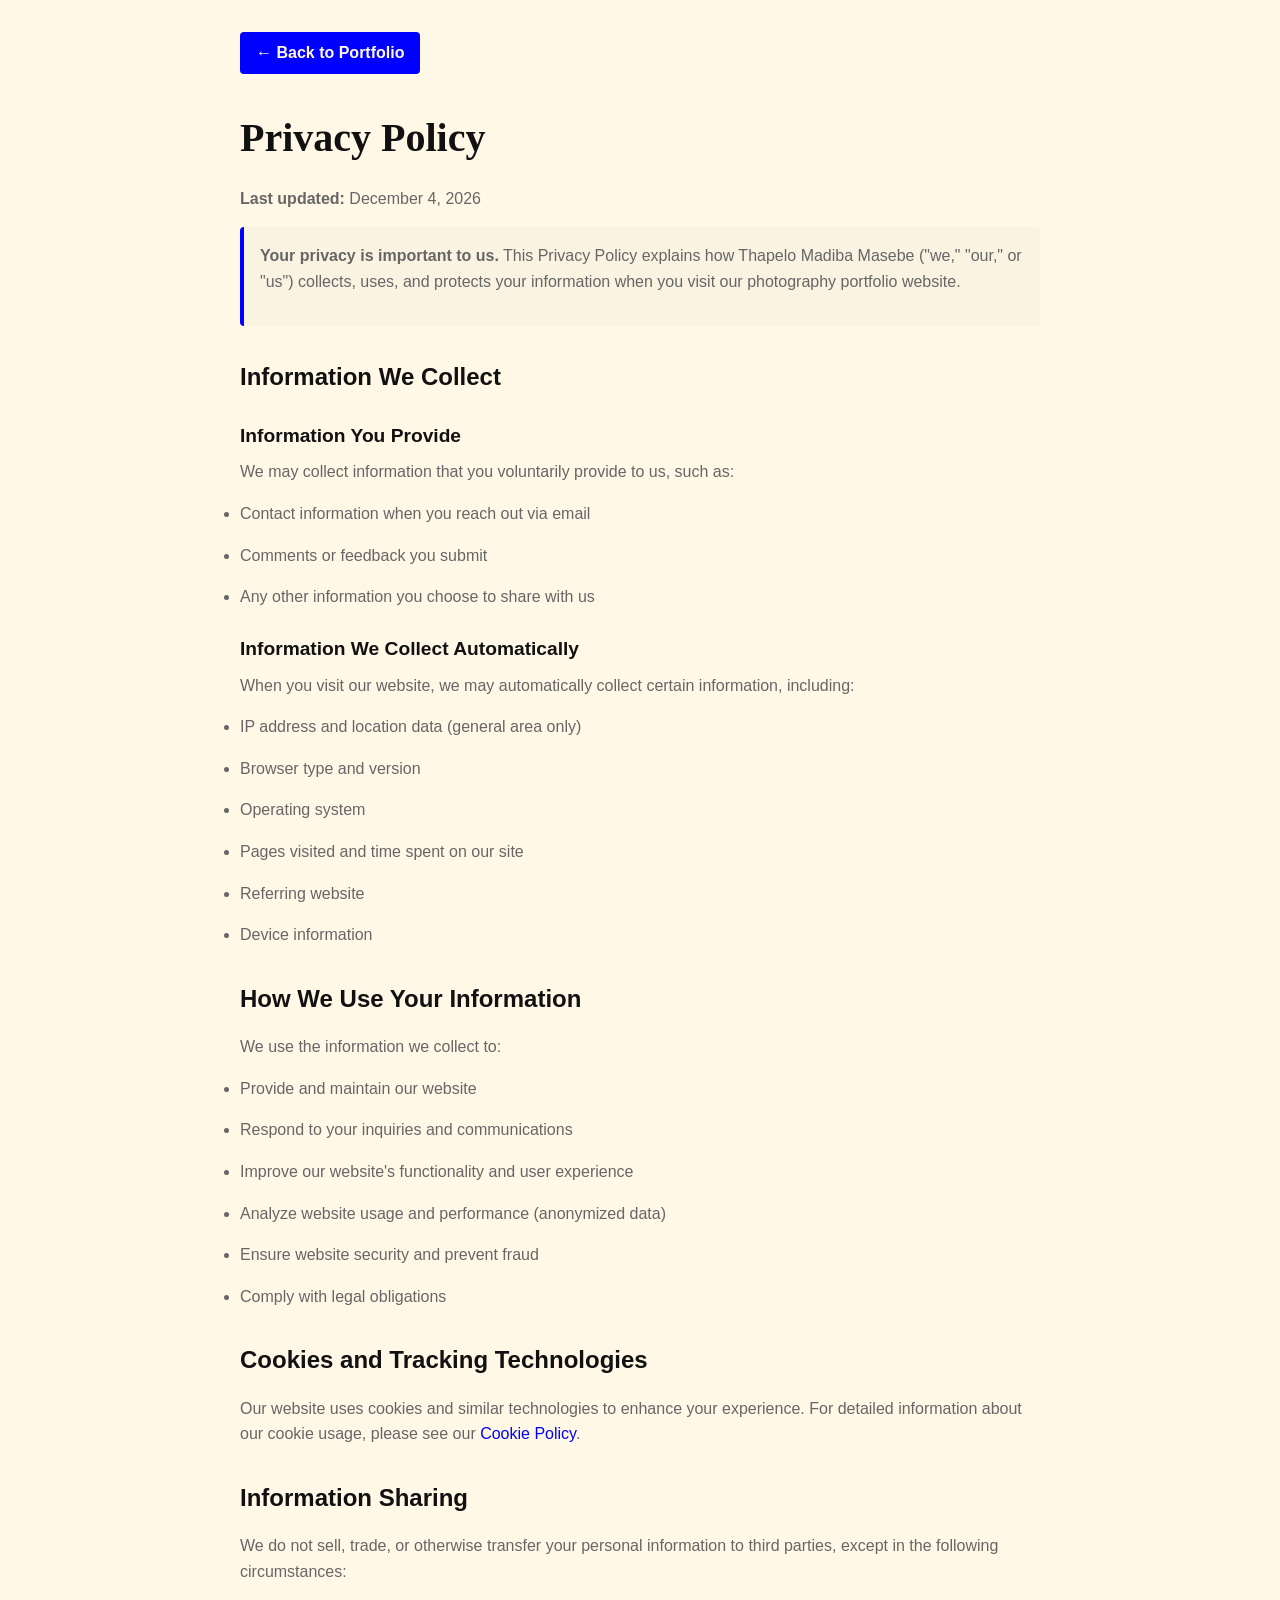
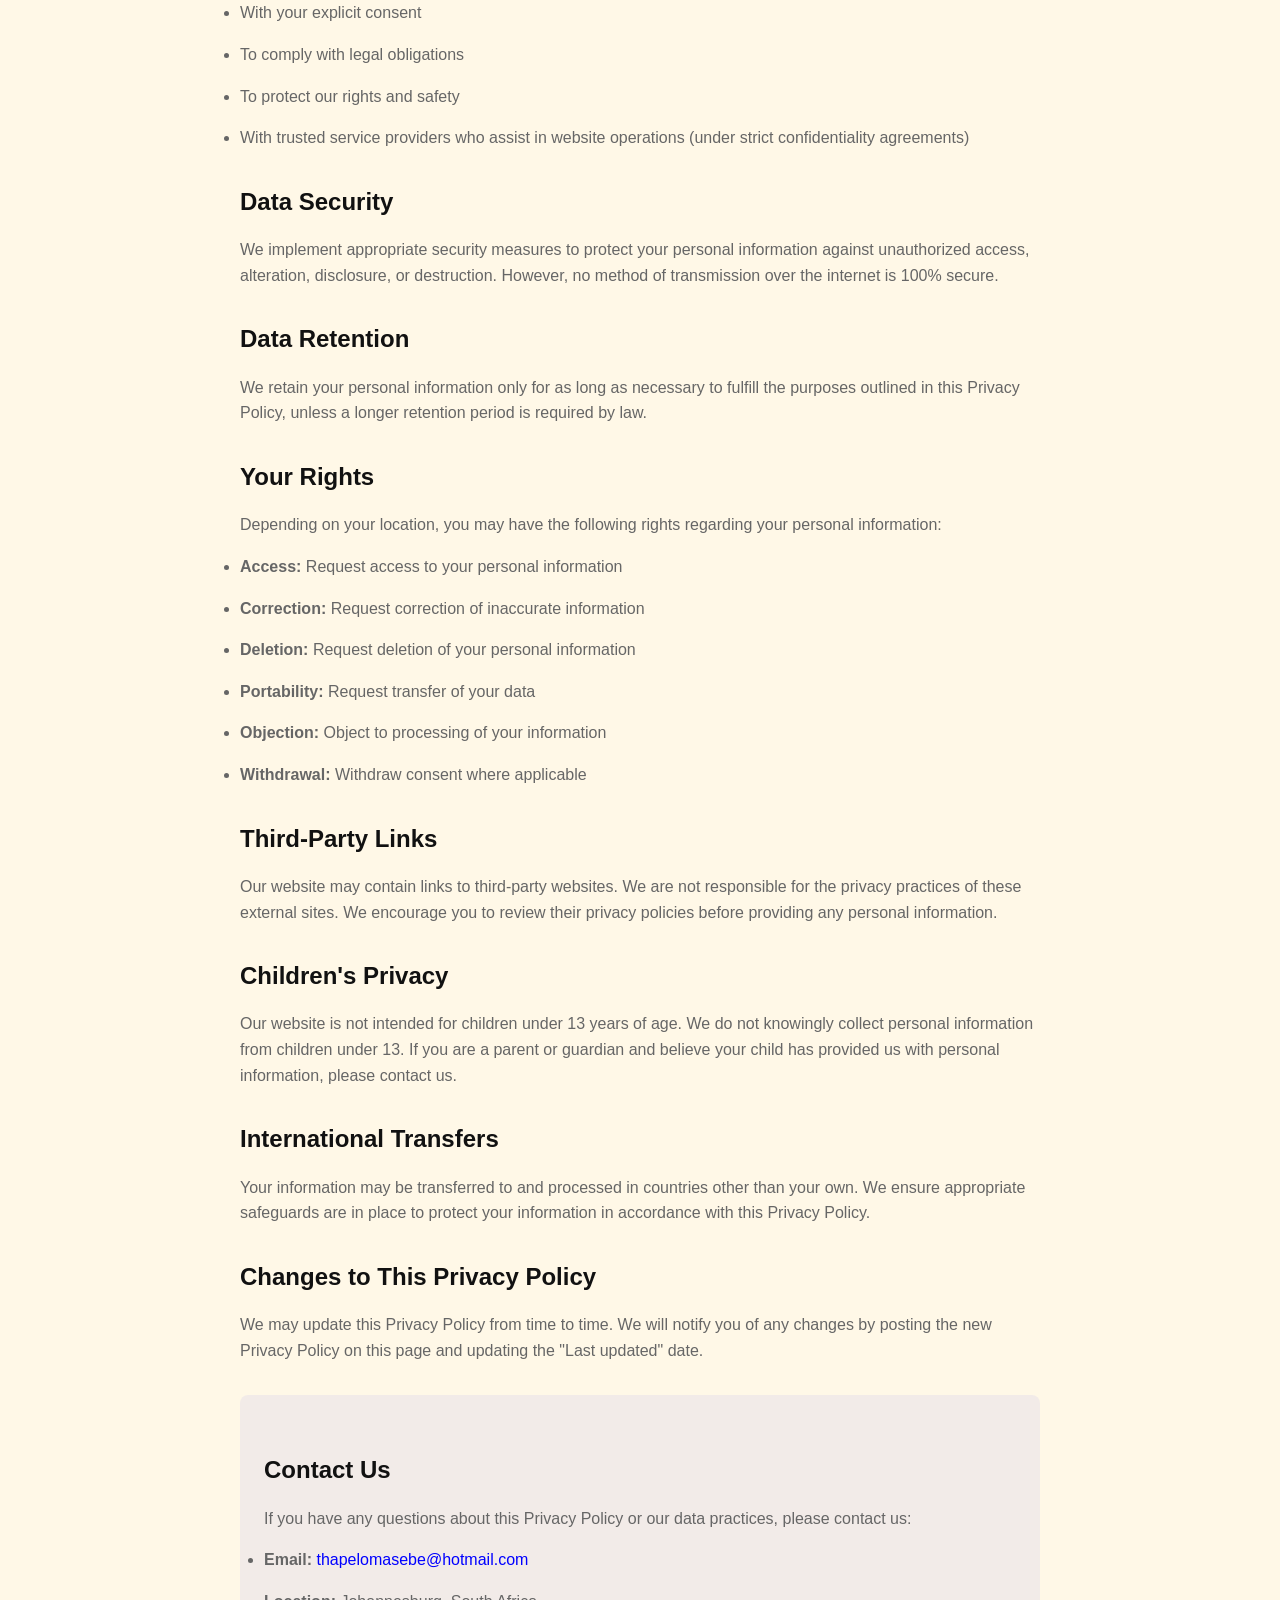
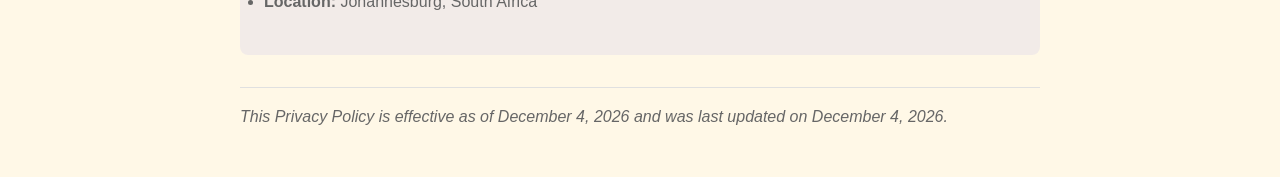
<file: privacy-policy.html>
<!DOCTYPE html>
<html lang="en">
<head>
    <meta charset="UTF-8">
    <meta name="viewport" content="width=device-width, initial-scale=1.0">
    <title>Privacy Policy | Thapelo Madiba Masebe</title>
    <meta name="description" content="Privacy Policy for Thapelo Madiba Masebe's photography portfolio website. Learn how we protect your personal information.">
    <meta name="robots" content="noindex, nofollow">
    <style>
        :root {
            --clr-bg: #FFF8E7;
            --clr-text: #111111;
            --clr-link: #0000FF;
            --clr-muted: #666666;
            --clr-border: #e0e0e0;
            --clr-accent: #0000FF;
        }
        
        * {
            margin: 0;
            padding: 0;
            box-sizing: border-box;
        }
        
        body {
            font-family: 'Helvetica Neue', Helvetica, Arial, sans-serif;
            background-color: var(--clr-bg);
            color: var(--clr-text);
            line-height: 1.6;
            padding: 2rem;
        }
        
        .container {
            max-width: 800px;
            margin: 0 auto;
        }
        
        h1 {
            font-family: 'DM Serif Display', serif;
            font-size: 2.5rem;
            margin-bottom: 1rem;
            color: var(--clr-text);
        }
        
        h2 {
            font-size: 1.5rem;
            margin: 2rem 0 1rem 0;
            color: var(--clr-text);
        }
        
        h3 {
            font-size: 1.2rem;
            margin: 1.5rem 0 0.5rem 0;
            color: var(--clr-text);
        }
        
        p, li {
            margin-bottom: 1rem;
            color: var(--clr-muted);
        }
        
        a {
            color: var(--clr-accent);
            text-decoration: none;
        }
        
        a:hover {
            text-decoration: underline;
        }
        
        .back-link {
            display: inline-block;
            margin-bottom: 2rem;
            padding: 0.5rem 1rem;
            background-color: var(--clr-accent);
            color: var(--clr-bg);
            border-radius: 4px;
            text-decoration: none;
            font-weight: 600;
        }
        
        .back-link:hover {
            background-color: var(--clr-text);
            text-decoration: none;
        }
        
        .highlight-box {
            background-color: rgba(0, 0, 0, 0.02);
            border-left: 4px solid var(--clr-accent);
            padding: 1rem;
            margin: 1rem 0;
            border-radius: 4px;
        }
        
        .contact-info {
            background-color: rgba(0, 0, 255, 0.05);
            padding: 1.5rem;
            border-radius: 8px;
            margin: 2rem 0;
        }
        
        .last-updated {
            font-style: italic;
            color: var(--clr-muted);
            margin-top: 2rem;
            padding-top: 1rem;
            border-top: 1px solid var(--clr-border);
        }
    </style>
</head>
<body>
    <div class="container">
        <a href="/" class="back-link">← Back to Portfolio</a>
        
        <h1>Privacy Policy</h1>
        
        <p><strong>Last updated:</strong> <span id="current-date"></span></p>
        
        <div class="highlight-box">
            <p><strong>Your privacy is important to us.</strong> This Privacy Policy explains how Thapelo Madiba Masebe ("we," "our," or "us") collects, uses, and protects your information when you visit our photography portfolio website.</p>
        </div>
        
        <h2>Information We Collect</h2>
        
        <h3>Information You Provide</h3>
        <p>We may collect information that you voluntarily provide to us, such as:</p>
        <ul>
            <li>Contact information when you reach out via email</li>
            <li>Comments or feedback you submit</li>
            <li>Any other information you choose to share with us</li>
        </ul>
        
        <h3>Information We Collect Automatically</h3>
        <p>When you visit our website, we may automatically collect certain information, including:</p>
        <ul>
            <li>IP address and location data (general area only)</li>
            <li>Browser type and version</li>
            <li>Operating system</li>
            <li>Pages visited and time spent on our site</li>
            <li>Referring website</li>
            <li>Device information</li>
        </ul>
        
        <h2>How We Use Your Information</h2>
        <p>We use the information we collect to:</p>
        <ul>
            <li>Provide and maintain our website</li>
            <li>Respond to your inquiries and communications</li>
            <li>Improve our website's functionality and user experience</li>
            <li>Analyze website usage and performance (anonymized data)</li>
            <li>Ensure website security and prevent fraud</li>
            <li>Comply with legal obligations</li>
        </ul>
        
        <h2>Cookies and Tracking Technologies</h2>
        <p>Our website uses cookies and similar technologies to enhance your experience. For detailed information about our cookie usage, please see our <a href="/cookie-consent.html">Cookie Policy</a>.</p>
        
        <h2>Information Sharing</h2>
        <p>We do not sell, trade, or otherwise transfer your personal information to third parties, except in the following circumstances:</p>
        <ul>
            <li>With your explicit consent</li>
            <li>To comply with legal obligations</li>
            <li>To protect our rights and safety</li>
            <li>With trusted service providers who assist in website operations (under strict confidentiality agreements)</li>
        </ul>
        
        <h2>Data Security</h2>
        <p>We implement appropriate security measures to protect your personal information against unauthorized access, alteration, disclosure, or destruction. However, no method of transmission over the internet is 100% secure.</p>
        
        <h2>Data Retention</h2>
        <p>We retain your personal information only for as long as necessary to fulfill the purposes outlined in this Privacy Policy, unless a longer retention period is required by law.</p>
        
        <h2>Your Rights</h2>
        <p>Depending on your location, you may have the following rights regarding your personal information:</p>
        <ul>
            <li><strong>Access:</strong> Request access to your personal information</li>
            <li><strong>Correction:</strong> Request correction of inaccurate information</li>
            <li><strong>Deletion:</strong> Request deletion of your personal information</li>
            <li><strong>Portability:</strong> Request transfer of your data</li>
            <li><strong>Objection:</strong> Object to processing of your information</li>
            <li><strong>Withdrawal:</strong> Withdraw consent where applicable</li>
        </ul>
        
        <h2>Third-Party Links</h2>
        <p>Our website may contain links to third-party websites. We are not responsible for the privacy practices of these external sites. We encourage you to review their privacy policies before providing any personal information.</p>
        
        <h2>Children's Privacy</h2>
        <p>Our website is not intended for children under 13 years of age. We do not knowingly collect personal information from children under 13. If you are a parent or guardian and believe your child has provided us with personal information, please contact us.</p>
        
        <h2>International Transfers</h2>
        <p>Your information may be transferred to and processed in countries other than your own. We ensure appropriate safeguards are in place to protect your information in accordance with this Privacy Policy.</p>
        
        <h2>Changes to This Privacy Policy</h2>
        <p>We may update this Privacy Policy from time to time. We will notify you of any changes by posting the new Privacy Policy on this page and updating the "Last updated" date.</p>
        
        <div class="contact-info">
            <h2>Contact Us</h2>
            <p>If you have any questions about this Privacy Policy or our data practices, please contact us:</p>
            <ul>
                <li><strong>Email:</strong> <a href="mailto:thapelomasebe@hotmail.com">thapelomasebe@hotmail.com</a></li>
                <li><strong>Location:</strong> Johannesburg, South Africa</li>
            </ul>
        </div>
        
        <div class="last-updated">
            <p>This Privacy Policy is effective as of <span id="current-date-2"></span> and was last updated on <span id="current-date-3"></span>.</p>
        </div>
    </div>
    
    <script>
        // Update current date
        const currentDate = new Date().toLocaleDateString('en-US', {
            year: 'numeric',
            month: 'long',
            day: 'numeric'
        });
        
        document.getElementById('current-date').textContent = currentDate;
        document.getElementById('current-date-2').textContent = currentDate;
        document.getElementById('current-date-3').textContent = currentDate;
    </script>
</body>
</html>
</file>
<file: css/style.css>
/**
 *  --------------------------------------------------------------------
 *  Theme – Custom properties
 *  --------------------------------------------------------------------
 */
:root{
  --clr-bg:      #FFF8E7;
  --clr-text:    #111111;
  --clr-link:    #0000FF;
  --clr-muted:   #666666;
  --clr-border:  #e0e0e0;

  --ff-primary: 'Helvetica Neue', Helvetica, Arial, sans-serif;
  --ff-mono:    'Menlo', 'Courier New', monospace;
  --ff-serif:   'DM Serif Display', serif;
}

/**
 *  --------------------------------------------------------------------
 *  Base & Reset
 *  --------------------------------------------------------------------
 */
*, *::before, *::after{
  box-sizing: border-box;          /* <- correct token = border-box */
}

body{
  background-color: var(--clr-bg);
  color: var(--clr-text);
  font-family: var(--ff-primary);
  font-size: 16px;
  line-height: 1.6;
  -webkit-font-smoothing: antialiased;
  margin: 0;
  padding: 1%;
}

/**
 *  --------------------------------------------------------------------
 *  Grid Layout
 *  --------------------------------------------------------------------
 */
.cv-container{
  display: grid;
  grid-template-columns: 1fr 2fr 1.5fr;
  max-width: 1440px;
  margin: 0 auto;
  height: 100vh;
}

/* --- columns --- */
.left-column,
.middle-column,
.right-column{
  position: relative;            /* allow top/right/left positioning */
}

.left-column{
  border-right: 1px solid var(--clr-border);
}

.middle-column,
.right-column{
  padding-left: 4rem;
  overflow-y: auto;
  transition: opacity 0.3s ease-in-out;
}

.right-column{
  border-left: 1px solid var(--clr-border);
}

/* Sticky misc block */
.annotation-content{
  position: sticky;
  top: 4rem;
}
.annotation-content.is-loading{
  opacity: 0.5;
}

/**
 *  --------------------------------------------------------------------
 *  Typography
 *  --------------------------------------------------------------------
 */
.name{
  font-family: var(--ff-serif);
  font-size: 56px;          /* big  */
  font-weight: 400;
  line-height: 1.1;
  margin-bottom: 0.5rem;
}

/* 3‑line title clamp */
.title{
  font-size: 18px;
  font-weight: 400;
  margin: 0 3rem 3rem 0;
  color: var(--clr-muted);

  /* 3‑line clamp – 
  /* fallback – 3×line‑height */
  line-height: 1.2;              /* matches the implicit line‑height */
  max-height: calc(1.2em * 3);    /* 3 lines */
}

/* section title */
.section-title{
  font-size: 14px;
  font-weight: 700;
  text-transform: uppercase;
  letter-spacing: 1px;
  border-bottom: 1px solid var(--clr-text);
  padding-bottom: 0.5rem;
  margin: 2rem 0 1rem 0;
}

.job-title{
  font-size: 18px;
  font-weight: 700;
  margin: 1.5rem 0 0.25rem 0;
}

.job-meta{
  font-size: 14px;
  color: var(--clr-muted);
}

/* unordered list – reset */
ul{
  list-style: none;
  padding: 0;
  margin: 0;
}

/* cv lists - bullet points */
ul.cv-list {
  list-style-type: disc;
  padding-left: 1.5rem;
  margin-top: 0.5rem;
  margin-bottom: 1rem;
  color: var(--clr-text);
  font-weight: normal;
}

ul.cv-list li {
  margin-bottom: 0.25rem;
}

/**
 *  --------------------------------------------------------------------
 *  Links and Buttons
 *  --------------------------------------------------------------------
 */
a{
  color: var(--clr-link);
  text-decoration: none;
  font-weight: 500;
  transition: background-color 0.2s;
}
a:hover{
  background-color: rgba(0,0,255,0.1);
}

/* download button */
.download-button{
  display: inline-block;
  margin-top: 3rem;
  padding: 0.75rem 1.5rem;
  border: 1px solid var(--clr-link);
  font-weight: 700;
  transition: background-color 0.2s, color 0.2s;
}
.download-button:hover{
  background-color: var(--clr-link);
  color: var(--clr-bg);
}

/* annotation trigger */
[data-annotation]{
  font-weight: 700;
  color: var(--clr-link);
  cursor: pointer;
  transition: background-color 0.2s;
}
[data-annotation]:hover{
  background-color: rgba(0,0,255,0.1);
}

/* annotation panel text */
.annotation-content .placeholder{
  color: var(--clr-muted);
  font-style: italic;
}

.annotation-title{
  font-family: var(--ff-mono);
  font-size: 14px;
  text-transform: uppercase;
  font-weight: 700;
  margin-bottom: 1rem;
}

.annotation-text{
  font-size: 15px;
  color: var(--clr-muted);
}

.annotation-link{
  display: inline-block;      /* not `block` – inline‑block keeps width to content */
  margin-top: 1rem;
  font-weight: 700;
}

/**
 *  --------------------------------------------------------------------
 *  Responsive break‑points
 *  --------------------------------------------------------------------
 */

/* Tablet – 2 columns, hide right column */
@media (max-width: 1024px){
  .cv-container{
    grid-template-columns: 1fr 2fr 1.5fr;
    max-width: 1600px;          /* bigger width on tablet */
  }
  .right-column{
    display: none;            /* reduce clutter on tablet */
  }
}

/* Mobile – single column */
@media (max-width: 768px){
  .cv-container{
    grid-template-columns: 1fr;
    gap: 1rem;
    padding: 1rem;
    height: auto;
    min-height: 100vh;
  }

  .left-column,
  .middle-column,
  .right-column{
    border: none;
    padding: 1rem;
    overflow-y: visible; /* Prevent nested scrolling on mobile */
  }

  .name{
    font-size: 32px;           /* downscale heading on small screens */
  }

  .section-title{
    font-size: 12px;
  }

  .job-title{
    font-size: 16px;
  }
}
</file>
<file: css/main.css>
/**
 *  --------------------------------------------------------------------
 *  TMM-OS Design System Architecture v5.0
 *  main.css - The Definitive Brand & Design System
 *  "The Systematic-Poetic"
 *  --------------------------------------------------------------------
 *  
 *  This is the master stylesheet that imports all design system modules
 *  in the correct order to create the final, bundled stylesheet.
 *  
 *  Architecture v5.0 (Simplified):
 *  01-system.css    - Reset + Variables + Base + Animations
 *  02-layout.css    - Layout + Responsive Design
 *  03-components.css - All UI Components
 *  
 *  Philosophy: "The Systematic-Poetic"
 *  - The Systematic (The Office): Grcic, Rams, Swiss Modernism
 *  - The Poetic (The Studio): Boyce, Weems, Abloh
 *  
 *  Usage: This file should be the only CSS file imported in your HTML
 *  --------------------------------------------------------------------
 */

/* ========================================
   IMPORT ORDER - CRITICAL
   ======================================== */

@import './01-system.css';
@import './02-layout.css';
@import './03-components.css';

/* ========================================
   LEGACY SUPPORT & OVERRIDES
   ======================================== */

/* Ensure backward compatibility with existing styles */
.cv-container {
  /* Maintain existing grid structure */
  display: grid;
  grid-template-columns: 1fr 2fr 1.5fr;
  max-width: 1440px;
  margin: 0 auto;
  height: 100vh;
}

/* ========================================
   DARK MODE TOGGLE FUNCTIONALITY
   ======================================== */

.theme-toggle {
  position: fixed;
  top: var(--space-md);
  right: var(--space-md);
  z-index: var(--z-fixed);
  background: var(--clr-bg);
  border: 1px solid var(--clr-border);
  border-radius: var(--radius-sm);
  padding: var(--space-sm);
  cursor: pointer;
  transition: all var(--transition-fast);
}

.theme-toggle:hover {
  background-color: var(--clr-accent);
  color: var(--clr-bg);
}

/* ========================================
   PRINT OPTIMIZATIONS
   ======================================== */

@media print {
  .theme-toggle,
  .btn,
  .modal {
    display: none !important;
  }
  
  .cv-container {
    height: auto !important;
    grid-template-columns: 1fr !important;
  }
  
  .right-column {
    display: none !important;
  }
  
  * {
    animation: none !important;
    transition: none !important;
  }
}

/* ========================================
   ACCESSIBILITY ENHANCEMENTS
   ======================================== */

@media (prefers-reduced-motion: reduce) {
  *,
  *::before,
  *::after {
    animation-duration: 0.01ms !important;
    animation-iteration-count: 1 !important;
    transition-duration: 0.01ms !important;
    scroll-behavior: auto !important;
  }
}

@media (prefers-contrast: high) {
  :root {
    --clr-border: #000000;
    --clr-muted: #000000;
  }
  
  [data-theme="dark"] {
    --clr-border: #ffffff;
    --clr-muted: #ffffff;
  }
}

/* ========================================
   PERFORMANCE OPTIMIZATIONS
   ======================================== */

/* Optimize for 60fps animations */
.gpu-accelerated {
  transform: translateZ(0);
  will-change: transform;
}

/* Optimize font loading */
@font-face {
  font-family: 'DM Serif Display';
  font-style: normal;
  font-weight: 400;
  font-display: swap;
  src: url('https://fonts.gstatic.com/s/dmserifdisplay/v15/-nFvOG829Oofr2wohFbTp9iFOSsLA_0q1sQ.woff2') format('woff2');
}

/* ========================================
   SYSTEM STATUS INDICATORS
   ======================================== */

.system-status {
  position: fixed;
  bottom: var(--space-md);
  left: var(--space-md);
  z-index: var(--z-fixed);
  display: flex;
  gap: var(--space-sm);
  align-items: center;
}

.status-indicator {
  width: 8px;
  height: 8px;
  border-radius: 50%;
  background-color: var(--clr-success);
  animation: pulse 2s ease-in-out infinite;
}

.status-indicator.offline {
  background-color: #ff0000;
  animation: none;
}

/* ========================================
   DEBUG MODE (Development Only)
   ======================================== */

[data-debug="true"] * {
  outline: 1px solid rgba(255, 0, 0, 0.2);
}

[data-debug="true"] .cv-container {
  outline: 2px solid rgba(0, 255, 0, 0.5);
}

[data-debug="true"] .section {
  outline: 1px solid rgba(0, 0, 255, 0.3);
}

/* ========================================
   END OF TMM-OS DESIGN SYSTEM v5.0
   ======================================== */

/*
  This design system represents the synthesis of:
  - TMM-OS personal operating system philosophy
  - The brutalist honesty of *nothing... agency
  - The poetic minimalism of tmm-web CV
  - The data-native aesthetic of Research Radio
  
  Result: A cohesive, world-class design system
  that embodies "The Systematic-Poetic" philosophy.
  
  Version: 5.0 (Simplified Architecture)
  Last Updated: 2024
  Author: Thapelo Madiba Masebe
*/
</file>
